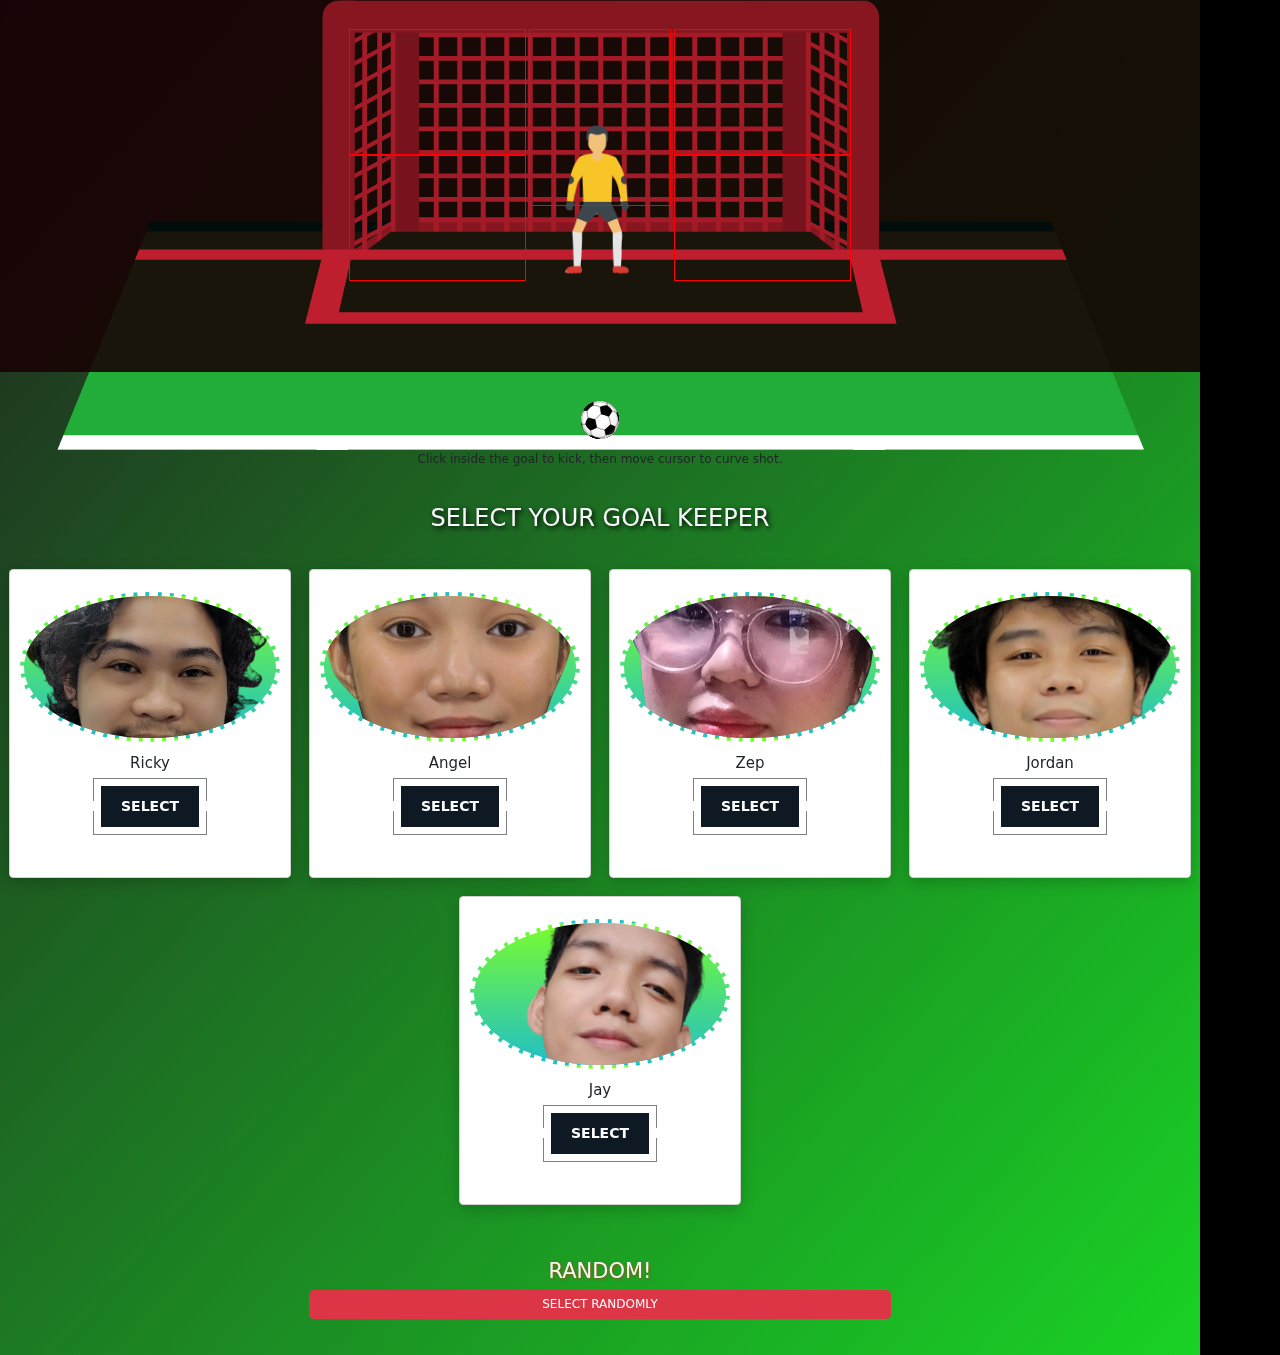
<file: Face/Face.html>
<!DOCTYPE html>
<html lang="en">
<head>
    <meta charset="UTF-8">
    <meta name="viewport" content="width=device-width, initial-scale=1.0">
    <title>Document</title>

    <link rel="stylesheet" href="Face.css">

    <link href="https://cdn.jsdelivr.net/npm/bootstrap@5.3.3/dist/css/bootstrap.min.css" rel="stylesheet" integrity="sha384-QWTKZyjpPEjISv5WaRU9OFeRpok6YctnYmDr5pNlyT2bRjXh0JMhjY6hW+ALEwIH" crossorigin="anonymous">
</head>
<body>
    

    <div id='game_field'>
        <div id='goal'>
          <div class='hitbox' box="0"></div>
          <div class='hitbox' box="1"></div>
          <div class='hitbox' box="2"></div>
          <div class='hitbox' box="3"></div>
          <div class='hitbox' box="4"></div>
        </div>
        <div id='ball'></div>
        <svg viewBox="0 0 10 10" id="svg" xmlns="http://www.w3.org/2000/svg">
          <path id="path" d="M 10 10 C 20 20, 40 20, 50 10" stroke="rgba(0,0,0,0)" fill="transparent"/>
      
          <circle id='circle' r="5" fill="rgba(255,0,0,0)">
            <animateMotion
                           id="bally"
                           dur="1s"
                           repeatCount="1"
                           begin="goal.click"
                           fill="freeze"
                           path="M20,50 C20,-50 180,150 180,50 C180-50 20,150 20,50 z" />
          </circle>
        </svg>
        
        <h1 id='success'>GOAL!</h1>
        <h1 id='failure'>FAIL</h1>
      </div>
      <p>Click inside the goal to kick, then move cursor to curve shot.</p>

      <div class="container-fluid my-5 text-center">
        <h2 class="text-light mb-5">SELECT YOUR GOAL KEEPER</h2>
        
       <!-- Character Selection Cards -->
<div class="row justify-content-center">
    <!-- Ricky -->
    <div class="col-md-3 col-sm-6 mb-4">
        <div class="card goalkeeper-card text-center">
            <img src="Ricky2.png" class="card-img-top rounded-circle mx-auto mt-3" alt="Ricky">
            <div class="card-body">
                <h5 class="card-title">Ricky</h5>
                <button class="button">
                    <span class="button_lg">
                        <span class="button_sl"></span>
                        <span class="button_text">SELECT</span>
                    </span>
                </button>
            </div>
        </div>
    </div>
    <!-- Angel -->
    <div class="col-md-3 col-sm-6 mb-4">
        <div class="card goalkeeper-card text-center">
            <img src="angel2.png" class="card-img-top rounded-circle mx-auto mt-3" alt="Angel">
            <div class="card-body">
                <h5 class="card-title">Angel</h5>
                <button class="button">
                    <span class="button_lg">
                        <span class="button_sl"></span>
                        <span class="button_text">SELECT</span>
                    </span>
                </button>
            </div>
        </div>
    </div>
    <!-- Zep -->
    <div class="col-md-3 col-sm-6 mb-4">
        <div class="card goalkeeper-card text-center">
            <img src="Zep2.png" class="card-img-top rounded-circle mx-auto mt-3" alt="Zep">
            <div class="card-body">
                <h5 class="card-title">Zep</h5>
                <button class="button">
                    <span class="button_lg">
                        <span class="button_sl"></span>
                        <span class="button_text">SELECT</span>
                    </span>
                </button>
            </div>
        </div>
    </div>
    <!-- Jordan -->
    <div class="col-md-3 col-sm-6 mb-4">
        <div class="card goalkeeper-card text-center">
            <img src="jordan2.png" class="card-img-top rounded-circle mx-auto mt-3" alt="Jordan">
            <div class="card-body">
                <h5 class="card-title">Jordan</h5>
                <button class="button">
                    <span class="button_lg">
                        <span class="button_sl"></span>
                        <span class="button_text">SELECT</span>
                    </span>
                </button>
            </div>
        </div>
    </div>
    <!-- Jay -->
    <div class="col-md-3 col-sm-6 mb-4">
        <div class="card goalkeeper-card text-center">
            <img src="Jay.png" class="card-img-top rounded-circle mx-auto mt-3" alt="Jay">
            <div class="card-body">
                <h5 class="card-title">Jay</h5>
                <button class="button">
                    <span class="button_lg">
                        <span class="button_sl"></span>
                        <span class="button_text">SELECT</span>
                    </span>
                </button>
            </div>
        </div>
    </div>
</div>

<!-- Random Section -->
<div class="row mt-5">
    <div class="col-md-6 mx-auto text-center">
        <h3 class="text-light">RANDOM!</h3>
        <button type="button" class="btn btn-danger w-100 random-btn" onclick="selectRandom()">SELECT RANDOMLY</button>
    </div>
</div>
    


</body>

<script src="Face.js"></script>

<!-- BOOTSRAP -->
<script src="https://cdn.jsdelivr.net/npm/bootstrap@5.3.3/dist/js/bootstrap.bundle.min.js" integrity="sha384-YvpcrYf0tY3lHB60NNkmXc5s9fDVZLESaAA55NDzOxhy9GkcIdslK1eN7N6jIeHz" crossorigin="anonymous"></script>
</html>
</file>
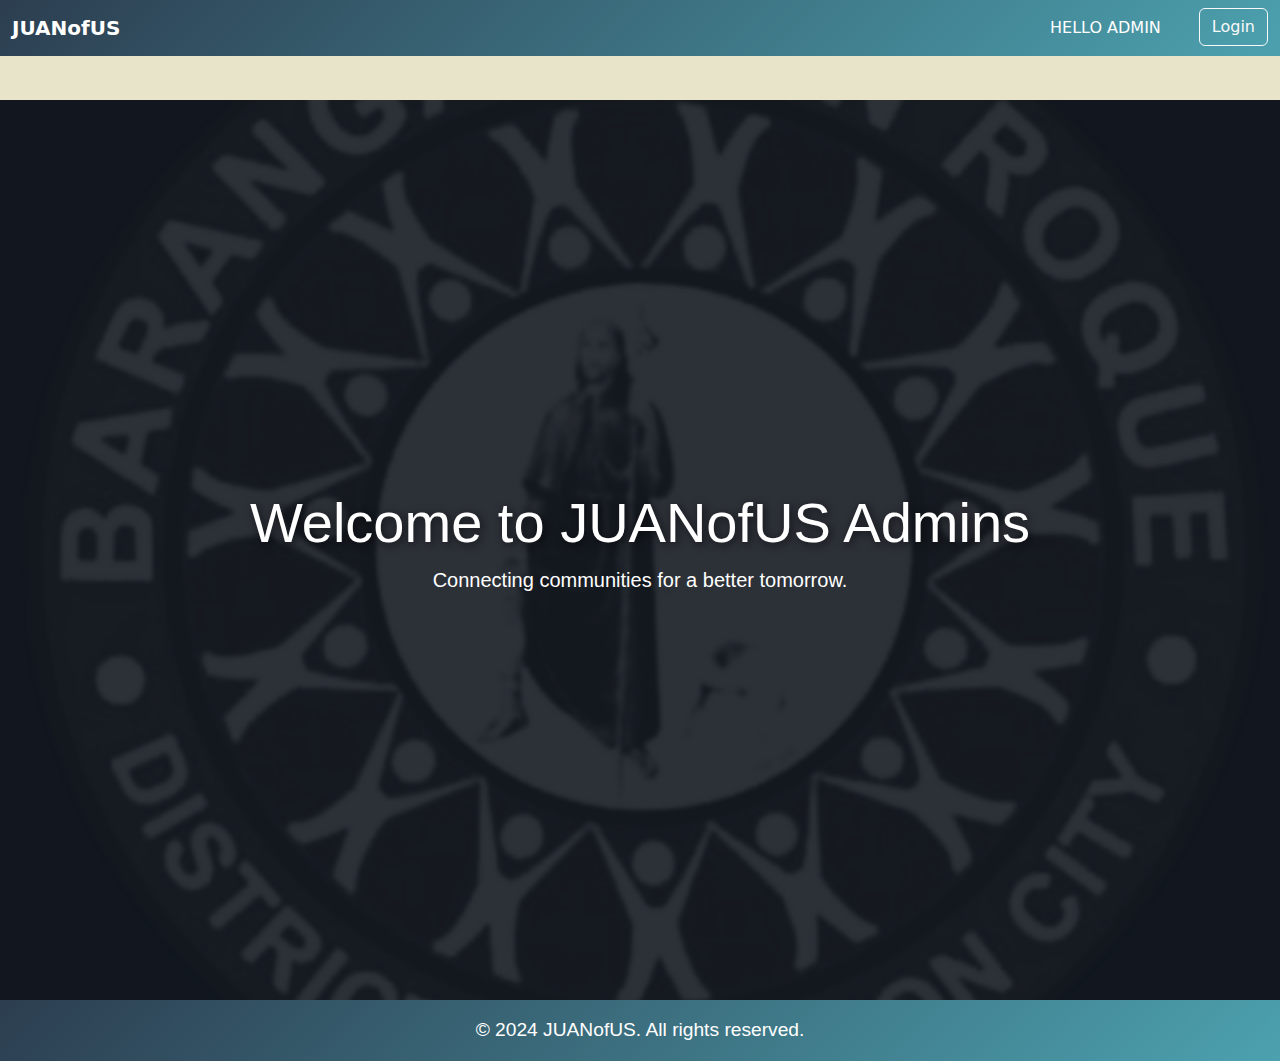
<file: Login Page/Admin-Login.html>
<!DOCTYPE html>
<html lang="en">
<head>
    <meta charset="UTF-8">
    <meta name="viewport" content="width=device-width, initial-scale=1.0">
    <title>Admin Login</title>

     <!-- Bootstrap CSS -->
     <link href="https://cdn.jsdelivr.net/npm/bootstrap@5.3.3/dist/css/bootstrap.min.css" rel="stylesheet">
     <!-- Custom CSS --> 
     <link rel="stylesheet" href="login.css"> 

</head>
<body>

    <!-- Navigation Bar -->
<nav class="navbar navbar-expand-lg navbar-dark bg-dark fixed-top">
    <div class="container-fluid">
      <a class="navbar-brand" href="#">JUANofUS</a>
      <button class="navbar-toggler" type="button" data-bs-toggle="collapse" data-bs-target="#navbarNav" 
              aria-controls="navbarNav" aria-expanded="false" aria-label="Toggle navigation"> 
        <span class="navbar-toggler-icon"></span> 
      </button> 
      <div class="collapse navbar-collapse justify-content-end" id="navbarNav">
        <ul class="navbar-nav">
          <li class="nav-item">
            <a class="nav-link active" aria-current="page" href="#home-section">HELLO ADMIN</a>
          </li>
          <li class="nav-item">
            <button class="btn btn-outline-light" id="loginBtn">Login</button> 
          </li>
        </ul> 
      </div>
    </div>
  </nav>

  <!-- Home Section --> 
<section id="home-section" class="vh-100 d-flex align-items-center text-center text-white" style="background-image: url('2.png'); background-size: cover;"> 
    <div class="container"> 
      <h1 class="display-4">Welcome to JUANofUS Admins</h1>
      <p class="lead">Connecting communities for a better tomorrow.</p>
    </div>
  </section>

  <!-- Footer -->
<footer class="text-center text-white bg-dark py-3">
    <p class="mb-0">&copy; 2024 JUANofUS. All rights reserved.</p>
</footer>

<!-- Login Modal -->
<div class="modal fade" id="loginModal" tabindex="-1" aria-labelledby="loginModalLabel" aria-hidden="true">
    <div class="modal-dialog modal-dialog-centered">
      <div class="modal-content">
        <div class="modal-header">
          <h5 class="modal-title w-100 text-center" id="loginModalLabel">LOGIN</h5> 
          <button type="button" class="btn-close" data-bs-dismiss="modal" aria-label="Close"></button> 
        </div> 
        <div class="modal-body">
          <!-- Login Form -->
          <form id="loginForm">
            <div class="mb-3">
              <label for="login-username" class="form-label">Username</label>
              <input type="text" class="form-control" id="login-username" required>
            </div>
            <div class="mb-3">
              <label for="login-password" class="form-label">Password</label>
              <input type="password" class="form-control" id="login-password" required>
            </div>
            <div class="mb-3 form-check">
              <input type="checkbox" class="form-check-input" id="rememberMeCheck">
              <label class="form-check-label" for="rememberMeCheck">Remember me</label>
            </div>
            <button type="submit" class="btn btn-primary w-100">Login</button> 
          </form> 
        </div>
      </div>
    </div>
  </div>
    

    <!-- Bootstrap JS and dependencies -->
<script src="https://cdn.jsdelivr.net/npm/@popperjs/core@2.11.8/dist/umd/popper.min.js"></script>
<script src="https://cdn.jsdelivr.net/npm/bootstrap@5.3.3/dist/js/bootstrap.min.js"></script>
<script src="Login-Admin.js"></script>
</body>
</html>
</file>
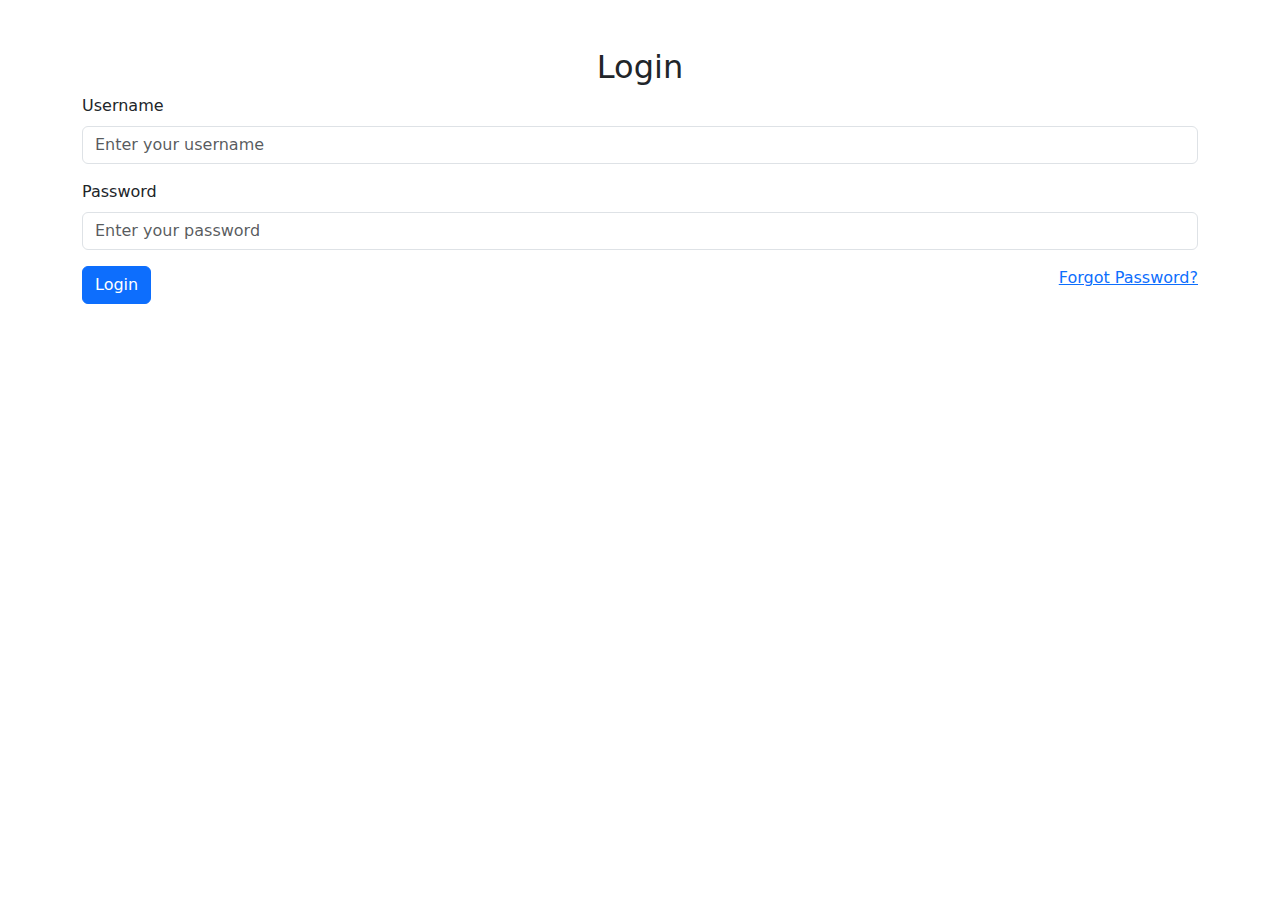
<file: Login Page/forgot_password.html>
<!DOCTYPE html>
<html lang="en">
<head>
    <meta charset="UTF-8">
    <meta name="viewport" content="width=device-width, initial-scale=1.0">
    <title>Forgot Password</title>

    <!-- Bootstrap CSS -->
    <link href="https://cdn.jsdelivr.net/npm/bootstrap@5.3.3/dist/css/bootstrap.min.css" rel="stylesheet">
</head>
<body>

    <!-- Login Form -->
    <div class="container">
        <h2 class="text-center mt-5">Login</h2>
        <form id="loginForm">
            <div class="mb-3">
                <label for="login-username" class="form-label">Username</label>
                <input type="text" class="form-control" id="login-username" placeholder="Enter your username">
            </div>
            <div class="mb-3">
                <label for="login-password" class="form-label">Password</label>
                <input type="password" class="form-control" id="login-password" placeholder="Enter your password">
            </div>
            <div class="d-flex justify-content-between">
                <button type="submit" class="btn btn-primary">Login</button>
                <!-- Forgot Password Link to Trigger Modal -->
                <a href="#" class="text-primary" data-bs-toggle="modal" data-bs-target="#forgotPasswordModal">Forgot Password?</a>
            </div>
        </form>
    </div>

    <!-- Forgot Password Modal -->
    <div class="modal fade" id="forgotPasswordModal" tabindex="-1" aria-labelledby="forgotPasswordModalLabel" aria-hidden="true">
        <div class="modal-dialog modal-dialog-centered">
            <div class="modal-content">
                <div class="modal-header">
                    <h5 class="modal-title w-100 text-center" id="forgotPasswordModalLabel">FORGOT PASSWORD</h5>
                    <button type="button" class="btn-close" data-bs-dismiss="modal" aria-label="Close"></button>
                </div>
                <div class="modal-body">
                    <!-- Forgot Password Form -->
                    <form id="forgotPasswordForm">
                        <div class="mb-3">
                            <label for="forgot-barangayID" class="form-label">Barangay ID Number</label>
                            <input type="text" class="form-control" id="forgot-barangayID" placeholder="Enter your Barangay ID" required>
                        </div>
                        <div class="mb-3">
                            <label for="forgot-lastname" class="form-label">Last Name</label>
                            <input type="text" class="form-control" id="forgot-lastname" placeholder="Enter your last name" required>
                        </div>
                        <div class="mb-3">
                            <label for="forgot-firstname" class="form-label">First Name</label>
                            <input type="text" class="form-control" id="forgot-firstname" placeholder="Enter your first name" required>
                        </div>
                        <div class="mb-3">
                            <label for="forgot-middlename" class="form-label">Middle Name</label>
                            <input type="text" class="form-control" id="forgot-middlename" placeholder="Enter your middle name">
                        </div>
                        <button type="submit" class="btn btn-primary w-100">Submit</button>
                    </form>
                </div>
            </div>
        </div>
    </div>

    <!-- Bootstrap JS and dependencies -->
    <script src="https://cdn.jsdelivr.net/npm/@popperjs/core@2.11.8/dist/umd/popper.min.js"></script>
    <script src="https://cdn.jsdelivr.net/npm/bootstrap@5.3.3/dist/js/bootstrap.min.js"></script>

</body>
</html>
</file>
<file: Face/Face.css>
:root {
  --green: #1fb24c; /* Theme Green */
  --red: #be1e2d; /* Theme Red */
}

/* Global Styles */
html {  
  min-height: 100vh;   
  display: grid; 
  background: black;
  font-family: system-ui;
  text-align: center;
  font-size: .75rem;
}

body {
  max-width: 1200px;
  background: 
    linear-gradient(to right, black 57px, transparent 57px calc(100% - 57px), black calc(100% - 57px)),
    linear-gradient(to bottom, black 450px, var(--green) 450px);
  margin: 0 auto;
}

/* Heading Styles */
h1 {
  font-size: 10rem;
  margin: 0;
  position: absolute;
  font-weight: 900;
  color: gold;
  text-shadow: 5px 5px black;
  left: 50%;
  top: 30%;
  transform: translate(-50%,-50%);
  opacity: 0;  
  pointer-events: none;
  user-select: none;
}
#failure {
  color: var(--red) !important;
}

.show_result {
  transition: .75s;
  transition-delay: 1s;
  opacity: 1;
}

#game_field {
  width: 100vw;
  max-width: 1200px;
  height: 450px;
  background: url('Goal_Net.png');
  position: relative;
  background-position: 50% 0%;
  background-repeat: no-repeat;
  margin: 0 auto;
}
#game_field:before {
  content: '';
  width: 100%;
  height: 400px;
  background: var(--red);
  position: absolute;
  left: 0;
  top: -28px;
  mix-blend-mode: multiply;
}

#goal {
  height: 250px;
  aspect-ratio: 2/1;
  margin: 0 auto;
  background: url('Goal_Keeper_default.png');
  background-size: 100% 100% !important;
  box-sizing: border-box;
  cursor: crosshair;
  position: absolute;
  left: calc(50% - 250px);
  top: 30px;
  animation: shake .25s linear infinite;
  transform-origin: 50% 100%;
/*   filter: brightness(15); */
}
@keyframes shake {
  25% { transform: rotate(1deg); }
  75% { transform: rotate(-1deg); }
}

.hitbox {
    outline: 1px solid red;
}
.hitbox[box="0"] {
  width:175px;
  height: 125px;
  position: absolute;
  left: 0;
  bottom: 0;
}
.hitbox[box="1"] {
  width:175px;
  height: 125px;
  position: absolute;
  left: 0;
  top: 0;
}
.hitbox[box="2"] {
  width:140px;
  height: 175px;
  position: absolute;
  left: calc(50% - 70px);
  top: 0;
}
.hitbox[box="3"] {
  width:175px;
  height: 125px;
  position: absolute;
  right: 0;
  top: 0;
}
.hitbox[box="4"] {
  width:175px;
  height: 125px;
  position: absolute;
  right: 0;
  bottom: 0;
}

#ball {
  --ani: roll 0.5s linear infinite;
  width: 40px;
  aspect-ratio: 1/1;
  background-size: 100% 100%;
  border-radius: 50%;
  position: absolute;
  top: calc(100% - 50px);
  left: calc(50% - 20px);    
  pointer-events: stroke;
}
#ball:before{
  content: '';
  width: 40px;
  aspect-ratio: 1/1;
/*   background: var(--red); */
  background-size: 100% 100%;
  border-radius: 50%;
  position: absolute; 
  left: 0%;
  top: 50%;
  mix-blend-mode: multiply;
}
#ball:after{
  content: '';
  width: 40px;
  aspect-ratio: 1/1;
  background:
    url(Soccer_ball.svg);
  background-size: 100% 100%;
  border-radius: 50%;
  position: absolute; 
  left: 0;
  top: 0;
}
@keyframes roll {
  100% {
    transform: rotate(1080deg);
  }
}

.kicked:after {
  animation: var(--ani);
}

.fall {
  animation: fall .5s linear .5s forwards;
}
@keyframes fall {
  100% {
    top: 250px;
  }
}
.goal {
  animation: score .5s linear .5s forwards
}
@keyframes score {
  100% {
    top: 200px;
  }
}

/* Container Styling */
.container button {
  background-color: #be1e2d;
  border-radius: 50px;
  outline: 10px;
}

.container button:hover {
  background-color: black;
}

/* Character Selection Card Styling */
body {
  background: linear-gradient(to bottom right, #202120, #19d225);
  font-family: 'Arial', sans-serif;
}

h2, h3 {
  color: #fff;
  text-shadow: 2px 2px 5px #000;
}

h3 {
  margin-bottom: 15px;
  text-shadow: 1px 1px 3px #fd150099;
}

/* Goalkeeper Card Styling */
.goalkeeper-card {
  border: none;
  border-radius: 15px;
  background-color: #000000;
  padding: 10px;
  box-shadow: 0 4px 15px rgba(0, 0, 0, 0.2);
  transition: transform 0.3s ease-in-out, box-shadow 0.3s ease-in-out;
}

.goalkeeper-card:hover {
  transform: translateY(-10px);
  box-shadow: 0 8px 30px rgba(230, 0, 0, 0.3);
}

/* Character Image Styling */
.card-img-top {
  background: rgb(34,193,195);
  background: linear-gradient(0deg, rgba(34,193,195,1) 3%, rgba(78,223,119,1) 52%, rgba(122,253,45,1) 100%);
  width: 150px;
  height: 150px;
  object-fit: cover;
  border: 4px dashed #fff;
  transition: border 0.3s ease-in-out;
}

.goalkeeper-card:hover .card-img-top {
  border-color: black;
  box-shadow: #000;
  object-fit: contain;
  transform: 8s ease scale(.8);
}

/* Button Styling */
.button {
  /* -moz-appearance: none;
  -webkit-appearance: none; */
  appearance: none;
  border: none;
  background: none;
  color: #0f1923;
  cursor: pointer;
  position: relative;
  padding: 8px;
  margin-bottom: 20px;
  text-transform: uppercase;
  font-weight: bold;
  font-size: 14px;
  transition: all .15s ease;
}

.button::before,
.button::after {
  content: '';
  display: block;
  position: absolute;
  right: 0;
  left: 0;
  height: calc(50% - 5px);
  border: 1px solid #7D8082;
  transition: all .15s ease;
}

.button::before {
  top: 0;
  border-bottom-width: 0;
}

.button::after {
  bottom: 0;
  border-top-width: 0;
}

.button:active,
.button:focus {
  outline: none;
}

.button:active::before,
.button:active::after {
  right: 3px;
  left: 3px;
}

.button:active::before {
  top: 3px;
}

.button:active::after {
  bottom: 3px;
}

.button_lg {
  position: relative;
  display: block;
  padding: 10px 20px;
  color: #fff;
  background-color: #0f1923;
  overflow: hidden;
  box-shadow: inset 0px 0px 0px 1px transparent;
}

.button_lg::before {
  content: '';
  display: block;
  position: absolute;
  top: 0;
  left: 0;
  width: 2px;
  height: 2px;
  background-color: #0f1923;
}

.button_lg::after {
  content: '';
  display: block;
  position: absolute;
  right: 0;
  bottom: 0;
  width: 4px;
  height: 4px;
  background-color: #0f1923;
  transition: all .2s ease;
}

.button_sl {
  display: block;
  position: absolute;
  top: 0;
  bottom: -1px;
  left: -8px;
  width: 0;
  background-color: #ff4655;
  transform: skew(-15deg);
  transition: all .2s ease;
}

.button_text {
  position: relative;
}

.button:hover {
  color: #0f1923;
}

.button:hover .button_sl {
  width: calc(100% + 15px);
}

.button:hover .button_lg::after {
  background-color: #ffff;
}

/* Responsive Styling for Smaller Screens */
@media (max-width: 768px) {
  .goalkeeper-card {
    margin-bottom: 15px;
  }

  .card-img-top {
    width: 120px;
    height: 120px;
  }

  .btn {
    font-size: 14px;
  }

  h2 {
    font-size: 2rem;
  }
}
</file>
<file: Login Page/login.css>
/* General Styles */

body {
    padding-top: 100px;
    background-color: #E8E4C9 ;
}
/* Hide the officials on small screens by default */
.official-card {
    display: none;
}
/* Always show officials on medium screens and above */
@media (min-width: 768px) {
    .official-card {
        display: block !important;
    }
}
.navbar {
    transition: top 0.3s; /* Smooth transition for hiding and showing */
    background: linear-gradient(135deg, #2c3e50, #4ca1af);
}

.navbar-brand {
    font-weight: bold;
}

.navbar-nav .nav-link {
    margin-right: 15px;
}

.navbar-nav .btn {
    margin-left: 15px;
}

section {
    padding-top: 80px;
}

/* SERVICE SECTION */
#services-section {
    background-color: #f9fafb;
}

/* Section Heading */
#services-section h2 {
    font-family: 'Poppins', sans-serif;
    font-weight: 600;
    color: #333;
    letter-spacing: 1px;
    text-transform: uppercase;
    margin-bottom: 2rem;
    position: relative;
}

#services-section h2::after {
    content: '';
    width: 80px;
    height: 4px;
    background-color: #007bff;
    display: block;
    margin: 0.5rem auto 0;
}

/* Card Styling */
.service-card {
    border: none;
    transition: transform 0.3s ease, box-shadow 0.3s ease;
    background-color: #ffffff;
    border-radius: 15px;
    box-shadow: 0 8px 16px rgba(0, 0, 0, 0.1);
    overflow: hidden;
}

.service-card:hover {
    transform: translateY(-10px);
    box-shadow: 0 16px 32px rgba(0, 123, 255, 0.2);
}

/* Icon Styling */
.service-card i {
    color: #007bff;
    font-size: 3rem;
    transition: color 0.3s ease;
}

.service-card:hover i {
    color: #0056b3;
}

/* Card Title */
.service-card .card-title {
    font-family: 'Poppins', sans-serif;
    font-size: 1.25rem;
    font-weight: 600;
    margin-top: 1rem;
}

/* Card Text */
.service-card .card-text {
    font-family: 'Open Sans', sans-serif;
    font-size: 1rem;
    color: #000000;
    margin-top: 0.5rem;
}

footer {
    position: relative;
    bottom: 0;
    width: 100%;
    background: linear-gradient(135deg, #2c3e50, #4ca1af);
}



.modal-content {
    border-radius: 15px;
}

.modal-header, .modal-body {
    padding: 2rem;
}

.modal-title {
    font-weight: bold;
}

.modal-body form .form-control {
    border-radius: 10px;
}

.modal-body form .btn {
    border-radius: 10px;
}

.modal-body a {
    color: #4ca1af;
    text-decoration: none;
}

.modal-body a:hover {
    text-decoration: underline;
}

/* Home Section */
h1 {
    font-family: 'Montserrat', sans-serif;
    font-weight: 700;
    text-shadow: 2px 2px 8px rgba(0, 0, 0, 0.6);
    animation: fadeIn 1.5s ease-in-out;
}

p {
    font-family: 'Poppins', sans-serif;
    font-size: 1.2rem;
    animation: slideUp 1.5s ease-in-out;
}

/* Keyframes for animations */
@keyframes fadeIn {
    0% { opacity: 0; }
    100% { opacity: 1; }
}

@keyframes slideUp {
    0% { transform: translateY(20px); opacity: 0; }
    100% { transform: translateY(0); opacity: 1; }
}

/* Background Image Enhancements */
#home-section {
    position: relative;
    background-image: url('2.png');
    background-size: cover;
    background-position: center;
}

#home-section::before {
    content: '';
    position: absolute;
    top: 0;
    left: 0;
    width: 100%;
    height: 100%;
    background-color: rgba(0, 0, 0, 0.4); /* Dark overlay without blur */
}

.container {
    position: relative;
    z-index: 2;
}

/* Modern Button Styling */
.btn-modern {
    font-family: 'Poppins', sans-serif;
    font-size: 1.1rem;
    border-radius: 50px;
    padding: 12px 30px;
    background: linear-gradient(135deg, #2c3e50, #4ca1af);
    color: white;
    border: none;
    transition: all 0.3s ease;
    box-shadow: 0 8px 15px rgba(0, 123, 255, 0.4); /* Modern box-shadow */
}

.btn-modern:hover {
    background-color: #4ca1af;
    transform: translateY(-3px); /* Float effect */
    box-shadow: 0 12px 20px rgba(0, 123, 255, 0.6); /* Stronger shadow on hover */
}

/* Layout and Spacing */
#home-section {
    display: flex;
    justify-content: center;
    align-items: center;
    padding: 0 15px;
}

.container {
    padding: 20px;
}

/* Scroll Down Arrow Animation */
.scroll-down {
    position: absolute;
    bottom: 20px;
    left: 50%;
    transform: translateX(-50%);
    font-size: 2rem;
    color: white;
    animation: bounce 2s infinite;
}

@keyframes bounce {
    0%, 100% { transform: translateY(0); }
    50% { transform: translateY(-10px); }
}

/* Contact Form */
#contact-section form .form-control {
    border-radius: 10px;
}

#contact-section form .btn {
    border-radius: 10px;
}


/* Registration Modal Enhancement */
.modal-content {
    background: #f9f9f9;
    border-radius: 15px;
}

.modal-header {
    border-bottom: none;
    text-align: center;
    background: linear-gradient(135deg, #2c3e50, #4ca1af);
    color: white;
    border-radius: 15px 15px 0 0;
}

.modal-body {
    padding: 2rem;
}

.modal-title {
    font-size: 1.5rem;
    font-weight: bold;
}

.modal-body input {
    padding: 10px;
    border-radius: 10px;
    border: 1px solid #ced4da;
}

.modal-body input:focus {
    border-color: #2c3e50;
    box-shadow: 0 0 0 0.2rem rgba(106, 17, 203, 0.25);
}

.modal-body .btn {
    background: linear-gradient(135deg, #2c3e50, #4ca1af);
    border-color: #2c3e50;
    padding: 10px 20px;
    border-radius: 25px;
}

.modal-body .btn:hover {
    background: #ffff;
    color: black;
    border-color: #2c3e50;
}

/* Responsive Styles */
@media (max-width: 767.98px) {
    .navbar-nav {
        text-align: center;
    }

    .navbar-nav .nav-link {
        margin-right: 0;
        margin-bottom: 10px;
    }

    .navbar-nav .btn {
        margin-left: 0;
        margin-bottom: 10px;
    }

    #home-section h1 {
        font-size: 2.5rem;
    }
}


/* General Styling */
.card {
    border: none;
    background-color: #f8f9fa;
    box-shadow: 0 4px 8px rgba(0, 0, 0, 0.1);
    border-radius: 10px;
  }
  
  .card-title {
    font-size: 1.5rem;
    color: #343a40;
  }
  
  .social-link {
    color: #343a40;
    transition: color 0.3s, transform 0.3s;
  }
  
  .social-link:hover {
    color: #007bff;
    transform: scale(1.1);
  }
  
  /* Specific Icon Colors */
  .social-link i.bi-facebook:hover {
    color: #3b5998;
  }
  
  .social-link i.bi-twitter:hover {
    color: #1da1f2;
  }
  
  .social-link i.bi-instagram:hover {
    color: #c32aa3;
  }
  
  .social-link i.bi-envelope:hover {
    color: #d44638;
  }
</file>
